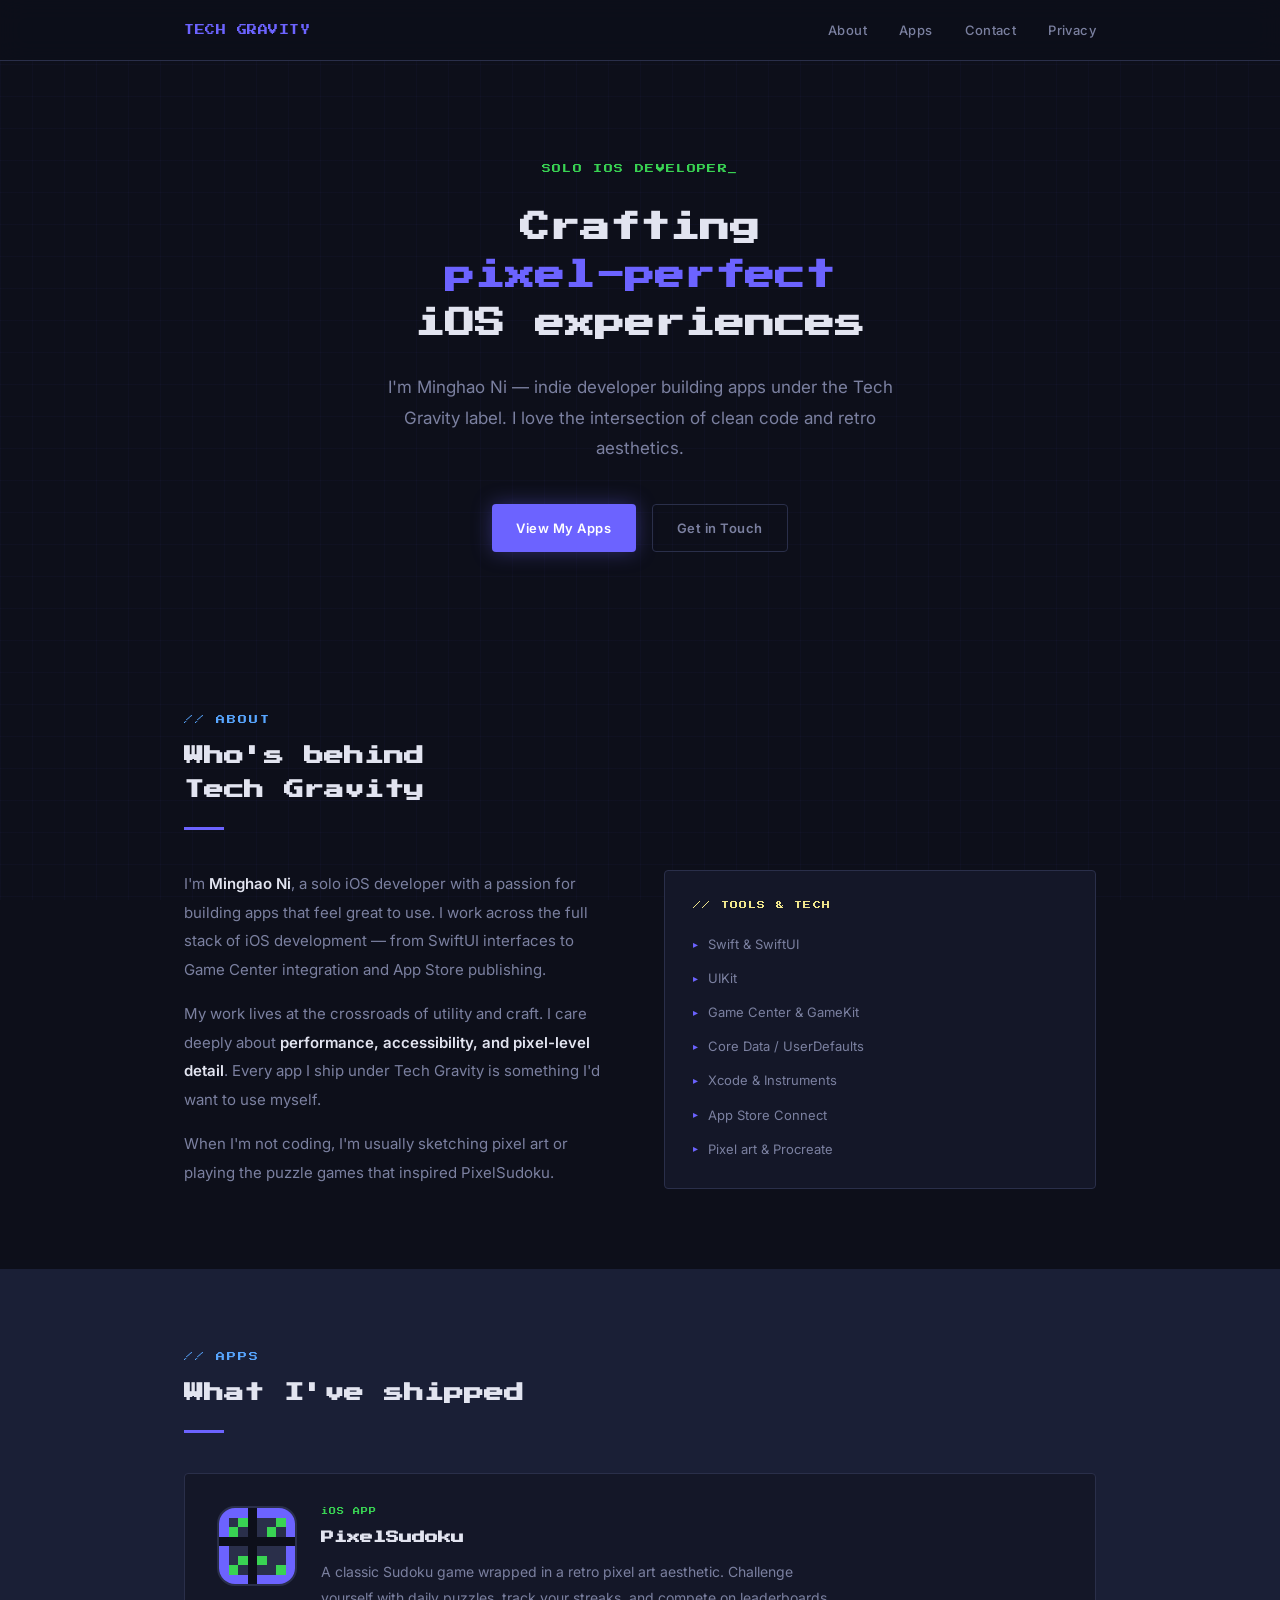
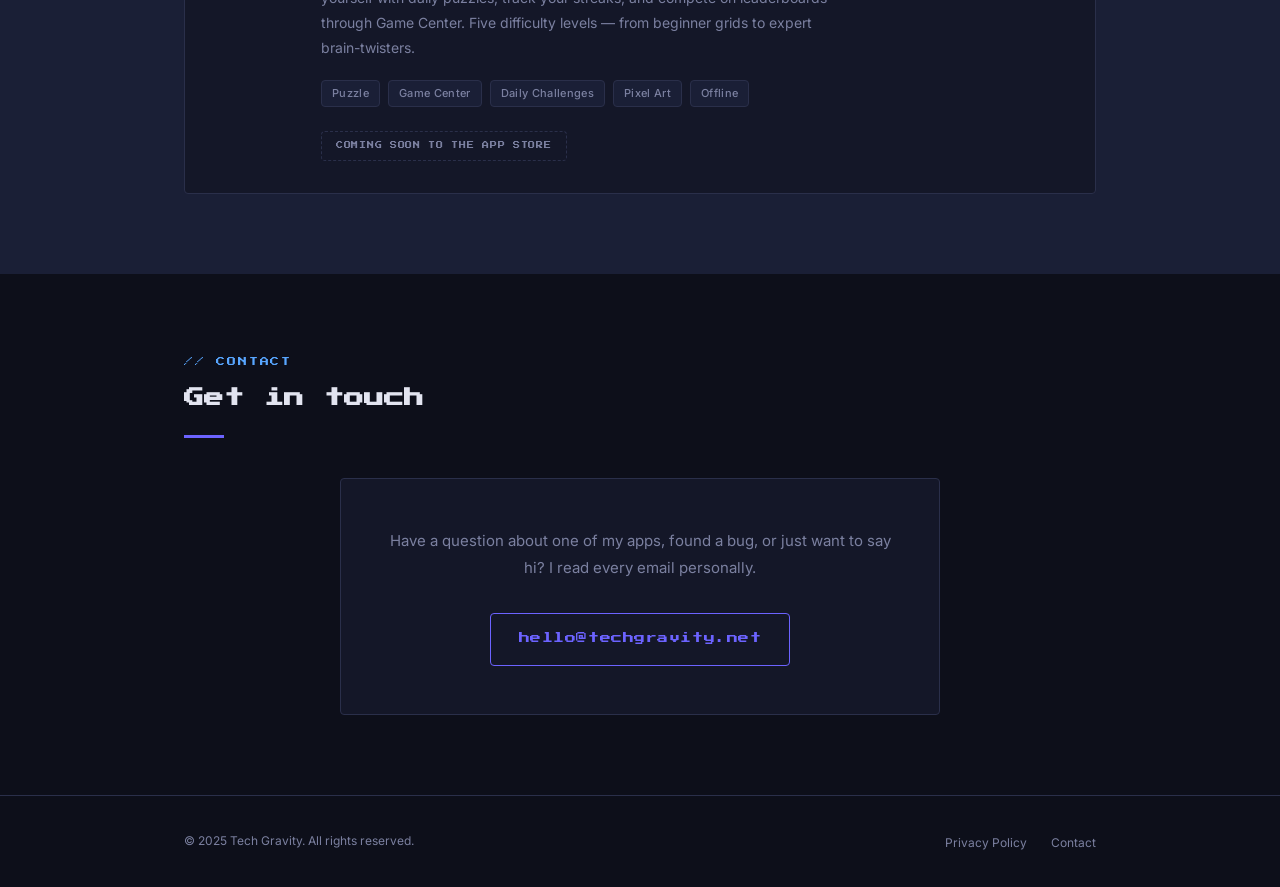
<file: index.html>
<!DOCTYPE html>
<html lang="en">
<head>
  <meta charset="UTF-8" />
  <meta name="viewport" content="width=device-width, initial-scale=1.0" />
  <title>Tech Gravity — iOS Apps by Minghao Ni</title>
  <meta name="description" content="Solo iOS developer crafting pixel-perfect apps. Creator of PixelSudoku — a retro-styled Sudoku game for iPhone." />
  <meta property="og:title" content="Tech Gravity — iOS Apps" />
  <meta property="og:description" content="Solo iOS developer crafting pixel-perfect apps." />
  <meta property="og:type" content="website" />
  <link rel="stylesheet" href="style.css" />
  <link rel="icon" href="data:image/svg+xml,<svg xmlns='http://www.w3.org/2000/svg' viewBox='0 0 32 32'><rect width='32' height='32' fill='%236c63ff'/><text x='6' y='24' font-size='22' fill='white'>G</text></svg>" />
</head>
<body>

  <!-- ── Navigation ─────────────────────────────────────────── -->
  <nav>
    <div class="container nav-inner">
      <a class="nav-logo" href="/">TECH GRAVITY</a>
      <ul class="nav-links">
        <li><a href="#about">About</a></li>
        <li><a href="#apps">Apps</a></li>
        <li><a href="#contact">Contact</a></li>
        <li><a href="privacy.html">Privacy</a></li>
      </ul>
    </div>
  </nav>

  <!-- ── Hero ───────────────────────────────────────────────── -->
  <section class="hero">
    <div class="container">
      <p class="hero-eyebrow">SOLO iOS DEVELOPER</p>
      <h1>Crafting<br><span>pixel-perfect</span><br>iOS experiences</h1>
      <p class="hero-sub">
        I'm Minghao Ni — indie developer building apps under the Tech Gravity label.
        I love the intersection of clean code and retro aesthetics.
      </p>
      <div class="btn-group">
        <a href="#apps" class="btn btn-primary">View My Apps</a>
        <a href="#contact" class="btn btn-ghost">Get in Touch</a>
      </div>
    </div>
  </section>

  <!-- ── About ──────────────────────────────────────────────── -->
  <section id="about">
    <div class="container">
      <p class="section-label">// ABOUT</p>
      <h2 class="section-title">Who's behind<br>Tech Gravity</h2>
      <div class="divider"></div>

      <div class="about-grid">
        <div class="about-text">
          <p>
            I'm <strong>Minghao Ni</strong>, a solo iOS developer with a passion for building
            apps that feel great to use. I work across the full stack of iOS development —
            from SwiftUI interfaces to Game Center integration and App Store publishing.
          </p>
          <p>
            My work lives at the crossroads of utility and craft. I care deeply about
            <strong>performance, accessibility, and pixel-level detail</strong>. Every app I ship
            under Tech Gravity is something I'd want to use myself.
          </p>
          <p>
            When I'm not coding, I'm usually sketching pixel art or playing the puzzle
            games that inspired PixelSudoku.
          </p>
        </div>

        <div class="about-stack">
          <p class="stack-label">// TOOLS &amp; TECH</p>
          <ul class="stack-list">
            <li>Swift &amp; SwiftUI</li>
            <li>UIKit</li>
            <li>Game Center &amp; GameKit</li>
            <li>Core Data / UserDefaults</li>
            <li>Xcode &amp; Instruments</li>
            <li>App Store Connect</li>
            <li>Pixel art &amp; Procreate</li>
          </ul>
        </div>
      </div>
    </div>
  </section>

  <!-- ── Apps ───────────────────────────────────────────────── -->
  <section id="apps">
    <div class="container">
      <p class="section-label">// APPS</p>
      <h2 class="section-title">What I've shipped</h2>
      <div class="divider"></div>

      <!-- PixelSudoku -->
      <div class="app-card">
        <div class="app-icon-wrap">
          <!-- Pixel art sudoku icon rendered with divs -->
          <div class="app-icon" aria-label="PixelSudoku app icon">
            <!-- Row 1 -->
            <div class="px px-acc"></div><div class="px px-acc"></div><div class="px px-acc"></div><div class="px px-dark"></div><div class="px px-acc"></div><div class="px px-acc"></div><div class="px px-acc"></div><div class="px px-acc"></div>
            <!-- Row 2 -->
            <div class="px px-acc"></div><div class="px px-lt"></div><div class="px px-green"></div><div class="px px-dark"></div><div class="px px-lt"></div><div class="px px-lt"></div><div class="px px-green"></div><div class="px px-acc"></div>
            <!-- Row 3 -->
            <div class="px px-acc"></div><div class="px px-green"></div><div class="px px-lt"></div><div class="px px-dark"></div><div class="px px-lt"></div><div class="px px-green"></div><div class="px px-lt"></div><div class="px px-acc"></div>
            <!-- Row 4 (divider) -->
            <div class="px px-dark"></div><div class="px px-dark"></div><div class="px px-dark"></div><div class="px px-dark"></div><div class="px px-dark"></div><div class="px px-dark"></div><div class="px px-dark"></div><div class="px px-dark"></div>
            <!-- Row 5 -->
            <div class="px px-acc"></div><div class="px px-lt"></div><div class="px px-lt"></div><div class="px px-dark"></div><div class="px px-lt"></div><div class="px px-lt"></div><div class="px px-lt"></div><div class="px px-acc"></div>
            <!-- Row 6 -->
            <div class="px px-acc"></div><div class="px px-lt"></div><div class="px px-green"></div><div class="px px-dark"></div><div class="px px-green"></div><div class="px px-lt"></div><div class="px px-lt"></div><div class="px px-acc"></div>
            <!-- Row 7 -->
            <div class="px px-acc"></div><div class="px px-green"></div><div class="px px-lt"></div><div class="px px-dark"></div><div class="px px-lt"></div><div class="px px-lt"></div><div class="px px-green"></div><div class="px px-acc"></div>
            <!-- Row 8 -->
            <div class="px px-acc"></div><div class="px px-acc"></div><div class="px px-acc"></div><div class="px px-dark"></div><div class="px px-acc"></div><div class="px px-acc"></div><div class="px px-acc"></div><div class="px px-acc"></div>
          </div>
        </div>

        <div class="app-body">
          <p class="app-platform">iOS APP</p>
          <h3 class="app-name">PixelSudoku</h3>
          <p class="app-desc">
            A classic Sudoku game wrapped in a retro pixel art aesthetic.
            Challenge yourself with daily puzzles, track your streaks, and compete
            on leaderboards through Game Center. Five difficulty levels — from
            beginner grids to expert brain-twisters.
          </p>
          <div class="app-tags">
            <span class="tag">Puzzle</span>
            <span class="tag">Game Center</span>
            <span class="tag">Daily Challenges</span>
            <span class="tag">Pixel Art</span>
            <span class="tag">Offline</span>
          </div>
          <div class="app-actions">
            <span class="coming-soon">COMING SOON TO THE APP STORE</span>
          </div>
        </div>
      </div>


    </div>
  </section>

  <!-- ── Contact ─────────────────────────────────────────────── -->
  <section id="contact">
    <div class="container">
      <p class="section-label">// CONTACT</p>
      <h2 class="section-title">Get in touch</h2>
      <div class="divider"></div>

      <div class="contact-card">
        <p>
          Have a question about one of my apps, found a bug, or just want to say hi?
          I read every email personally.
        </p>
        <a href="mailto:hello@techgravity.net" class="contact-email">
          hello@techgravity.net
        </a>
      </div>
    </div>
  </section>

  <!-- ── Footer ─────────────────────────────────────────────── -->
  <footer>
    <div class="container footer-inner">
      <p class="footer-copy">&copy; 2025 Tech Gravity. All rights reserved.</p>
      <ul class="footer-links">
        <li><a href="privacy.html">Privacy Policy</a></li>
        <li><a href="mailto:hello@techgravity.net">Contact</a></li>
      </ul>
    </div>
  </footer>

</body>
</html>
</file>
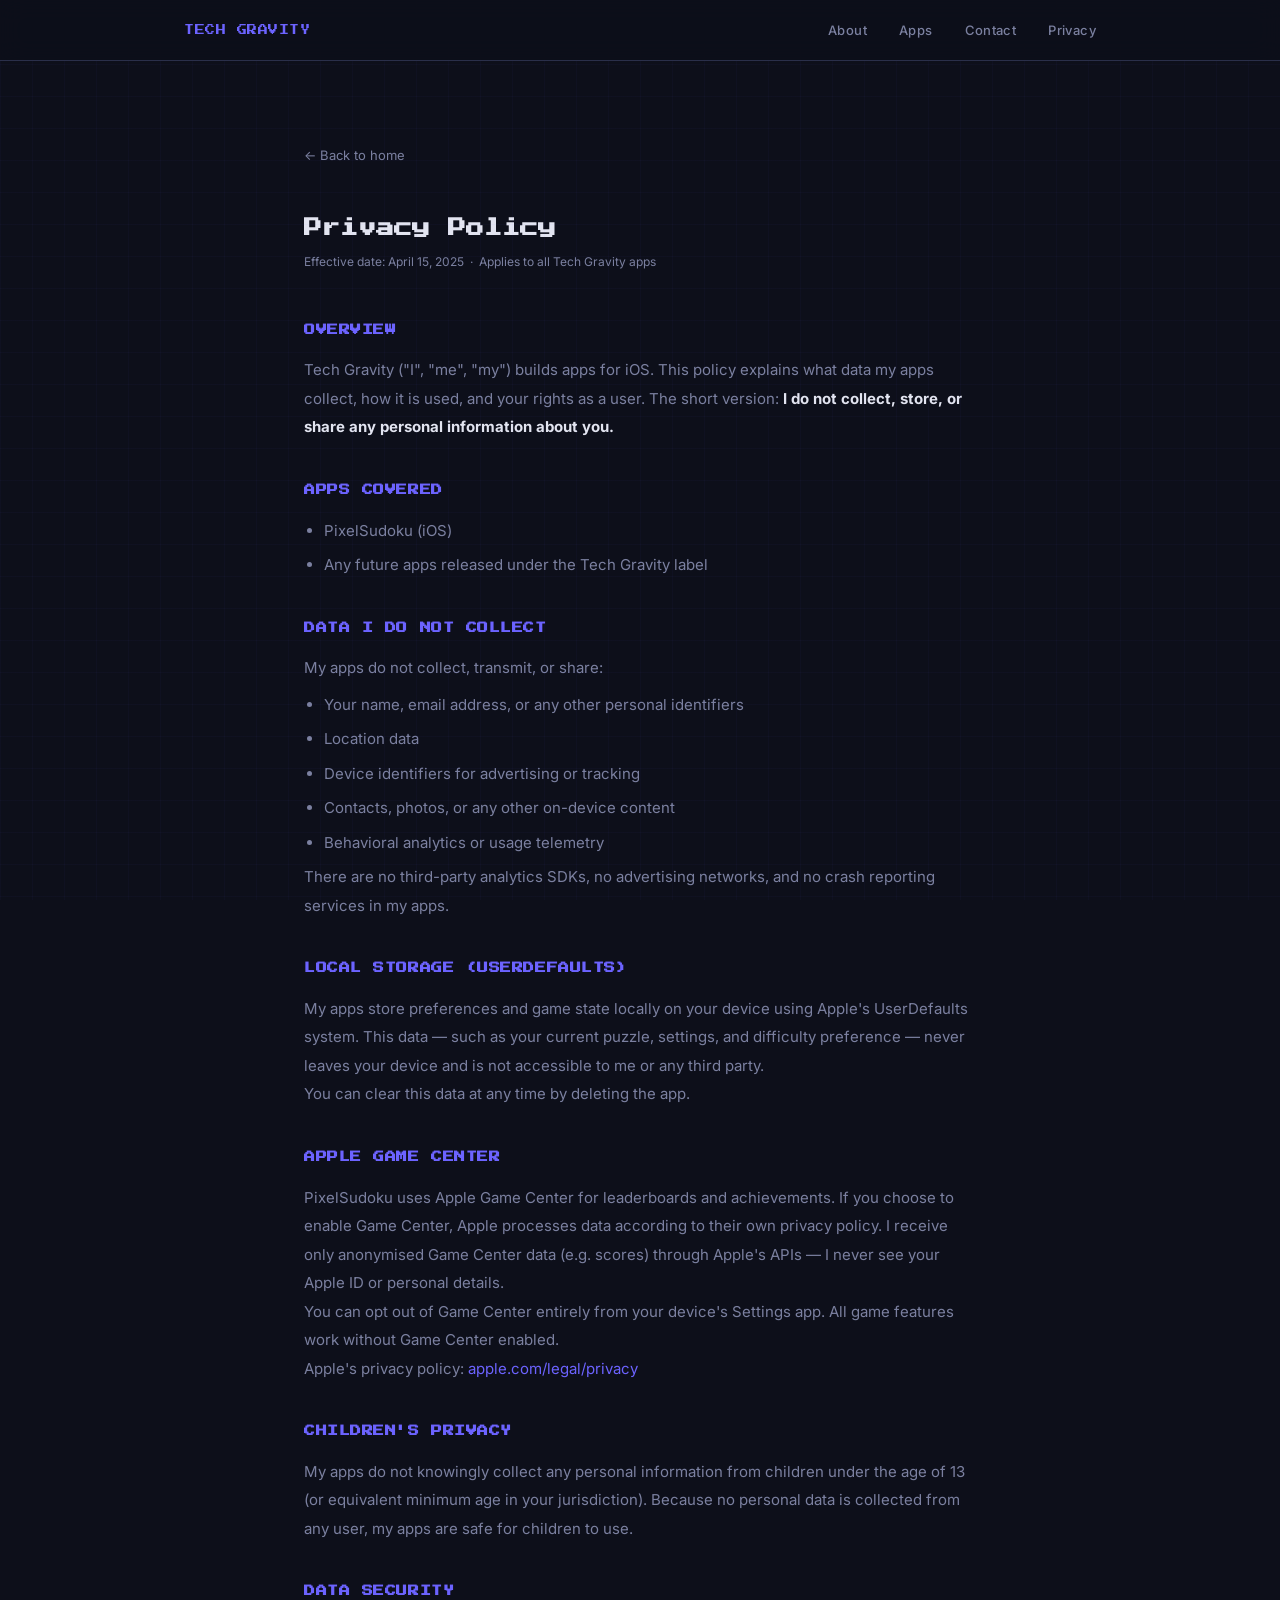
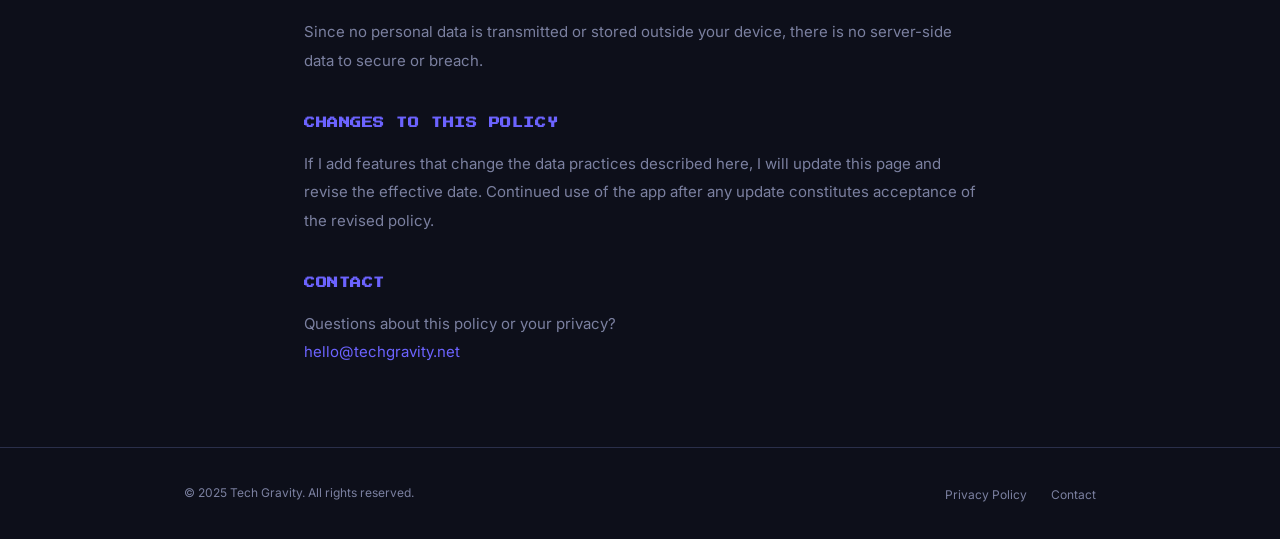
<file: privacy.html>
<!DOCTYPE html>
<html lang="en">
<head>
  <meta charset="UTF-8" />
  <meta name="viewport" content="width=device-width, initial-scale=1.0" />
  <title>Privacy Policy — Tech Gravity</title>
  <meta name="description" content="Privacy policy for all Tech Gravity apps, including PixelSudoku." />
  <link rel="stylesheet" href="style.css" />
  <link rel="icon" href="data:image/svg+xml,<svg xmlns='http://www.w3.org/2000/svg' viewBox='0 0 32 32'><rect width='32' height='32' fill='%236c63ff'/><text x='6' y='24' font-size='22' fill='white'>G</text></svg>" />
</head>
<body>

  <!-- ── Navigation ─────────────────────────────────────────── -->
  <nav>
    <div class="container nav-inner">
      <a class="nav-logo" href="/">TECH GRAVITY</a>
      <ul class="nav-links">
        <li><a href="/#about">About</a></li>
        <li><a href="/#apps">Apps</a></li>
        <li><a href="/#contact">Contact</a></li>
        <li><a href="privacy.html">Privacy</a></li>
      </ul>
    </div>
  </nav>

  <!-- ── Privacy Policy ─────────────────────────────────────── -->
  <div class="prose-page">
    <a href="/" class="back-link">&#8592; Back to home</a>

    <h1>Privacy Policy</h1>
    <p class="meta">Effective date: April 15, 2025 &nbsp;·&nbsp; Applies to all Tech Gravity apps</p>

    <h2>OVERVIEW</h2>
    <p>
      Tech Gravity ("I", "me", "my") builds apps for iOS. This policy explains
      what data my apps collect, how it is used, and your rights as a user.
      The short version: <strong style="color: var(--text)">I do not collect, store, or share any personal
      information about you.</strong>
    </p>

    <h2>APPS COVERED</h2>
    <ul>
      <li>PixelSudoku (iOS)</li>
      <li>Any future apps released under the Tech Gravity label</li>
    </ul>

    <h2>DATA I DO NOT COLLECT</h2>
    <p>My apps do not collect, transmit, or share:</p>
    <ul>
      <li>Your name, email address, or any other personal identifiers</li>
      <li>Location data</li>
      <li>Device identifiers for advertising or tracking</li>
      <li>Contacts, photos, or any other on-device content</li>
      <li>Behavioral analytics or usage telemetry</li>
    </ul>
    <p>There are no third-party analytics SDKs, no advertising networks, and no crash
    reporting services in my apps.</p>

    <h2>LOCAL STORAGE (USERDEFAULTS)</h2>
    <p>
      My apps store preferences and game state locally on your device using Apple's
      UserDefaults system. This data — such as your current puzzle, settings, and
      difficulty preference — never leaves your device and is not accessible to me
      or any third party.
    </p>
    <p>
      You can clear this data at any time by deleting the app.
    </p>

    <h2>APPLE GAME CENTER</h2>
    <p>
      PixelSudoku uses Apple Game Center for leaderboards and achievements. If you
      choose to enable Game Center, Apple processes data according to their own
      privacy policy. I receive only anonymised Game Center data (e.g. scores)
      through Apple's APIs — I never see your Apple ID or personal details.
    </p>
    <p>
      You can opt out of Game Center entirely from your device's Settings app.
      All game features work without Game Center enabled.
    </p>
    <p>
      Apple's privacy policy:
      <a href="https://www.apple.com/legal/privacy/" target="_blank" rel="noopener noreferrer">
        apple.com/legal/privacy
      </a>
    </p>

    <h2>CHILDREN'S PRIVACY</h2>
    <p>
      My apps do not knowingly collect any personal information from children under
      the age of 13 (or equivalent minimum age in your jurisdiction). Because no
      personal data is collected from any user, my apps are safe for children to use.
    </p>

    <h2>DATA SECURITY</h2>
    <p>
      Since no personal data is transmitted or stored outside your device, there is
      no server-side data to secure or breach.
    </p>

    <h2>CHANGES TO THIS POLICY</h2>
    <p>
      If I add features that change the data practices described here, I will update
      this page and revise the effective date. Continued use of the app after any
      update constitutes acceptance of the revised policy.
    </p>

    <h2>CONTACT</h2>
    <p>
      Questions about this policy or your privacy?
    </p>
    <p>
      <a href="mailto:hello@techgravity.net">hello@techgravity.net</a>
    </p>
  </div>

  <!-- ── Footer ─────────────────────────────────────────────── -->
  <footer>
    <div class="container footer-inner">
      <p class="footer-copy">&copy; 2025 Tech Gravity. All rights reserved.</p>
      <ul class="footer-links">
        <li><a href="privacy.html">Privacy Policy</a></li>
        <li><a href="mailto:hello@techgravity.net">Contact</a></li>
      </ul>
    </div>
  </footer>

</body>
</html>
</file>
<file: style.css>
/* ============================================================
   Tech Gravity — Developer Site
   Pixel art / retro aesthetic, professional tone
   ============================================================ */

/* ── Fonts ─────────────────────────────────────────────────── */
@import url('https://fonts.googleapis.com/css2?family=Press+Start+2P&family=Inter:wght@400;500;600&display=swap');

/* ── Design Tokens ─────────────────────────────────────────── */
:root {
  --bg:          #0d0f1a;
  --bg-card:     #141728;
  --bg-card-alt: #1a1f36;
  --border:      #2a2f4a;
  --accent:      #6c63ff;
  --accent-alt:  #ff6584;
  --text:        #e2e4f0;
  --text-muted:  #7b80a0;
  --pixel-green: #39d353;
  --pixel-blue:  #58a6ff;
  --pixel-yellow:#f0e68c;
  --radius:      4px;
  --font-pixel:  'Press Start 2P', monospace;
  --font-body:   'Inter', system-ui, sans-serif;
}

/* ── Reset ──────────────────────────────────────────────────── */
*, *::before, *::after { box-sizing: border-box; margin: 0; padding: 0; }
html { scroll-behavior: smooth; }
body {
  background: var(--bg);
  color: var(--text);
  font-family: var(--font-body);
  font-size: 16px;
  line-height: 1.7;
  -webkit-font-smoothing: antialiased;
}

img { display: block; max-width: 100%; }
a { color: var(--accent); text-decoration: none; }
a:hover { text-decoration: underline; }

/* ── Pixel grid background (subtle) ────────────────────────── */
body::before {
  content: '';
  position: fixed;
  inset: 0;
  background-image:
    linear-gradient(rgba(108,99,255,.03) 1px, transparent 1px),
    linear-gradient(90deg, rgba(108,99,255,.03) 1px, transparent 1px);
  background-size: 32px 32px;
  pointer-events: none;
  z-index: 0;
}

/* ── Layout helpers ─────────────────────────────────────────── */
.container {
  position: relative;
  z-index: 1;
  width: 100%;
  max-width: 960px;
  margin: 0 auto;
  padding: 0 24px;
}

section { padding: 80px 0; }

/* ── Nav ────────────────────────────────────────────────────── */
nav {
  position: sticky;
  top: 0;
  z-index: 100;
  background: rgba(13, 15, 26, 0.92);
  backdrop-filter: blur(12px);
  -webkit-backdrop-filter: blur(12px);
  border-bottom: 1px solid var(--border);
}

.nav-inner {
  display: flex;
  align-items: center;
  justify-content: space-between;
  height: 60px;
  gap: 24px;
}

.nav-logo {
  font-family: var(--font-pixel);
  font-size: 10px;
  color: var(--accent);
  letter-spacing: 0.05em;
  white-space: nowrap;
  text-decoration: none;
}
.nav-logo:hover { text-decoration: none; color: var(--accent); }

.nav-links {
  display: flex;
  gap: 32px;
  list-style: none;
}

.nav-links a {
  font-size: 13px;
  font-weight: 500;
  color: var(--text-muted);
  letter-spacing: 0.03em;
  transition: color 0.15s;
}
.nav-links a:hover { color: var(--text); text-decoration: none; }

/* ── Hero ───────────────────────────────────────────────────── */
.hero {
  padding: 100px 0 80px;
  text-align: center;
}

.hero-eyebrow {
  font-family: var(--font-pixel);
  font-size: 9px;
  color: var(--pixel-green);
  letter-spacing: 0.15em;
  text-transform: uppercase;
  margin-bottom: 28px;
}

/* Blinking cursor on eyebrow */
.hero-eyebrow::after {
  content: '_';
  animation: blink 1s step-end infinite;
}
@keyframes blink { 50% { opacity: 0; } }

.hero h1 {
  font-family: var(--font-pixel);
  font-size: clamp(18px, 4vw, 30px);
  line-height: 1.6;
  color: var(--text);
  margin-bottom: 24px;
}

.hero h1 span { color: var(--accent); }

.hero-sub {
  font-size: 17px;
  color: var(--text-muted);
  max-width: 560px;
  margin: 0 auto 40px;
  line-height: 1.8;
}

.btn-group {
  display: flex;
  gap: 16px;
  justify-content: center;
  flex-wrap: wrap;
}

.btn {
  display: inline-flex;
  align-items: center;
  gap: 8px;
  padding: 12px 24px;
  border-radius: var(--radius);
  font-size: 13px;
  font-weight: 600;
  letter-spacing: 0.04em;
  transition: all 0.15s;
  cursor: pointer;
  border: none;
}

.btn-primary {
  background: var(--accent);
  color: #fff;
  box-shadow: 0 0 20px rgba(108,99,255,.35);
}
.btn-primary:hover {
  background: #7b74ff;
  text-decoration: none;
  color: #fff;
  box-shadow: 0 0 28px rgba(108,99,255,.55);
  transform: translateY(-1px);
}

.btn-ghost {
  background: transparent;
  color: var(--text-muted);
  border: 1px solid var(--border);
}
.btn-ghost:hover {
  color: var(--text);
  border-color: var(--text-muted);
  text-decoration: none;
  transform: translateY(-1px);
}

/* ── Section headings ───────────────────────────────────────── */
.section-label {
  font-family: var(--font-pixel);
  font-size: 9px;
  color: var(--pixel-blue);
  letter-spacing: 0.2em;
  text-transform: uppercase;
  margin-bottom: 12px;
}

.section-title {
  font-family: var(--font-pixel);
  font-size: clamp(14px, 2.5vw, 20px);
  color: var(--text);
  line-height: 1.7;
  margin-bottom: 16px;
}

.section-sub {
  font-size: 15px;
  color: var(--text-muted);
  max-width: 520px;
  line-height: 1.8;
}

.divider {
  width: 40px;
  height: 3px;
  background: var(--accent);
  margin: 20px 0 40px;
  image-rendering: pixelated;
}

/* ── About ──────────────────────────────────────────────────── */
.about-grid {
  display: grid;
  grid-template-columns: 1fr 1fr;
  gap: 48px;
  align-items: start;
}

.about-text p + p { margin-top: 16px; }
.about-text p { color: var(--text-muted); font-size: 15px; line-height: 1.9; }
.about-text p strong { color: var(--text); font-weight: 600; }

.about-stack {
  background: var(--bg-card);
  border: 1px solid var(--border);
  border-radius: var(--radius);
  padding: 28px;
}

.stack-label {
  font-family: var(--font-pixel);
  font-size: 8px;
  color: var(--pixel-yellow);
  letter-spacing: 0.15em;
  margin-bottom: 20px;
}

.stack-list {
  list-style: none;
  display: flex;
  flex-direction: column;
  gap: 12px;
}

.stack-list li {
  display: flex;
  align-items: center;
  gap: 10px;
  font-size: 13px;
  color: var(--text-muted);
}

.stack-list li::before {
  content: '▸';
  color: var(--accent);
  font-size: 10px;
  flex-shrink: 0;
}

/* ── Apps ───────────────────────────────────────────────────── */
#apps { background: var(--bg-card-alt); }

.app-card {
  background: var(--bg-card);
  border: 1px solid var(--border);
  border-radius: var(--radius);
  overflow: hidden;
  display: grid;
  grid-template-columns: auto 1fr;
  gap: 0;
  transition: border-color 0.15s, box-shadow 0.15s;
}

.app-card:hover {
  border-color: var(--accent);
  box-shadow: 0 0 24px rgba(108,99,255,.15);
}

.app-icon-wrap {
  padding: 32px 24px 32px 32px;
  display: flex;
  align-items: flex-start;
}

/* Pixel art app icon placeholder */
.app-icon {
  width: 80px;
  height: 80px;
  border-radius: 18px;
  background: #1a1f36;
  border: 2px solid var(--border);
  display: grid;
  grid-template-columns: repeat(8, 1fr);
  grid-template-rows: repeat(8, 1fr);
  overflow: hidden;
  image-rendering: pixelated;
  flex-shrink: 0;
}

/* Pixel art sudoku grid pattern */
.app-icon .px { width: 100%; height: 100%; }
.px-dark  { background: #0d0f1a; }
.px-acc   { background: #6c63ff; }
.px-lt    { background: #2a2f4a; }
.px-green { background: #39d353; }

.app-body { padding: 32px 32px 32px 0; }

.app-platform {
  font-family: var(--font-pixel);
  font-size: 7px;
  color: var(--pixel-green);
  letter-spacing: 0.15em;
  margin-bottom: 10px;
}

.app-name {
  font-family: var(--font-pixel);
  font-size: 13px;
  color: var(--text);
  margin-bottom: 12px;
  line-height: 1.5;
}

.app-desc {
  font-size: 14px;
  color: var(--text-muted);
  line-height: 1.8;
  margin-bottom: 20px;
  max-width: 520px;
}

.app-tags {
  display: flex;
  flex-wrap: wrap;
  gap: 8px;
  margin-bottom: 24px;
}

.tag {
  font-size: 11px;
  font-weight: 500;
  color: var(--text-muted);
  background: var(--bg-card-alt);
  border: 1px solid var(--border);
  border-radius: var(--radius);
  padding: 3px 10px;
  letter-spacing: 0.03em;
}

.app-actions { display: flex; gap: 12px; flex-wrap: wrap; }

/* App Store badge */
.badge-appstore {
  display: inline-flex;
  align-items: center;
  gap: 8px;
  background: var(--text);
  color: var(--bg);
  font-size: 12px;
  font-weight: 600;
  padding: 9px 18px;
  border-radius: var(--radius);
  letter-spacing: 0.02em;
  transition: opacity 0.15s, transform 0.15s;
}
.badge-appstore svg { width: 16px; height: 16px; flex-shrink: 0; }
.badge-appstore:hover { opacity: 0.88; text-decoration: none; transform: translateY(-1px); }

/* Coming soon chip */
.coming-soon {
  font-family: var(--font-pixel);
  font-size: 7px;
  color: var(--text-muted);
  border: 1px dashed var(--border);
  border-radius: var(--radius);
  padding: 8px 14px;
  letter-spacing: 0.1em;
  align-self: center;
}

/* ── Contact ────────────────────────────────────────────────── */
.contact-card {
  background: var(--bg-card);
  border: 1px solid var(--border);
  border-radius: var(--radius);
  padding: 48px;
  text-align: center;
  max-width: 600px;
  margin: 0 auto;
}

.contact-card p {
  font-size: 15px;
  color: var(--text-muted);
  margin-bottom: 32px;
  line-height: 1.8;
}

.contact-email {
  font-family: var(--font-pixel);
  font-size: 11px;
  color: var(--accent);
  letter-spacing: 0.05em;
  display: inline-block;
  padding: 16px 28px;
  border: 1px solid var(--accent);
  border-radius: var(--radius);
  transition: background 0.15s, color 0.15s;
}
.contact-email:hover {
  background: var(--accent);
  color: #fff;
  text-decoration: none;
}

/* ── Footer ─────────────────────────────────────────────────── */
footer {
  border-top: 1px solid var(--border);
  padding: 32px 0;
}

.footer-inner {
  display: flex;
  align-items: center;
  justify-content: space-between;
  gap: 16px;
  flex-wrap: wrap;
}

.footer-copy {
  font-size: 12px;
  color: var(--text-muted);
}

.footer-links {
  display: flex;
  gap: 24px;
  list-style: none;
}

.footer-links a {
  font-size: 12px;
  color: var(--text-muted);
  transition: color 0.15s;
}
.footer-links a:hover { color: var(--text); text-decoration: none; }

/* ── Privacy page ───────────────────────────────────────────── */
.prose-page {
  max-width: 720px;
  margin: 0 auto;
  padding: 80px 24px;
}

.prose-page h1 {
  font-family: var(--font-pixel);
  font-size: clamp(14px, 2vw, 18px);
  color: var(--text);
  margin-bottom: 8px;
  line-height: 1.6;
}

.prose-page .meta {
  font-size: 12px;
  color: var(--text-muted);
  margin-bottom: 48px;
}

.prose-page h2 {
  font-family: var(--font-pixel);
  font-size: 11px;
  color: var(--accent);
  letter-spacing: 0.05em;
  margin: 40px 0 16px;
  line-height: 1.7;
}

.prose-page p,
.prose-page li {
  font-size: 15px;
  color: var(--text-muted);
  line-height: 1.9;
}

.prose-page ul {
  padding-left: 20px;
  margin-top: 8px;
}

.prose-page li { margin-bottom: 6px; }

.prose-page a { color: var(--accent); }
.prose-page a:hover { text-decoration: underline; }

.prose-page .back-link {
  display: inline-flex;
  align-items: center;
  gap: 8px;
  font-size: 13px;
  color: var(--text-muted);
  margin-bottom: 48px;
  transition: color 0.15s;
}
.prose-page .back-link:hover { color: var(--text); text-decoration: none; }

/* ── Responsive ─────────────────────────────────────────────── */
@media (max-width: 680px) {
  section { padding: 60px 0; }

  .hero { padding: 60px 0; }

  .about-grid {
    grid-template-columns: 1fr;
    gap: 32px;
  }

  .app-card {
    grid-template-columns: 1fr;
  }

  .app-icon-wrap {
    padding: 28px 28px 0;
  }

  .app-body {
    padding: 20px 28px 28px;
  }

  .contact-card { padding: 32px 24px; }

  .footer-inner { flex-direction: column; align-items: flex-start; }

  .nav-links { gap: 20px; }
}

@media (max-width: 400px) {
  .nav-links { gap: 14px; }
  .nav-links a { font-size: 12px; }
}
</file>
